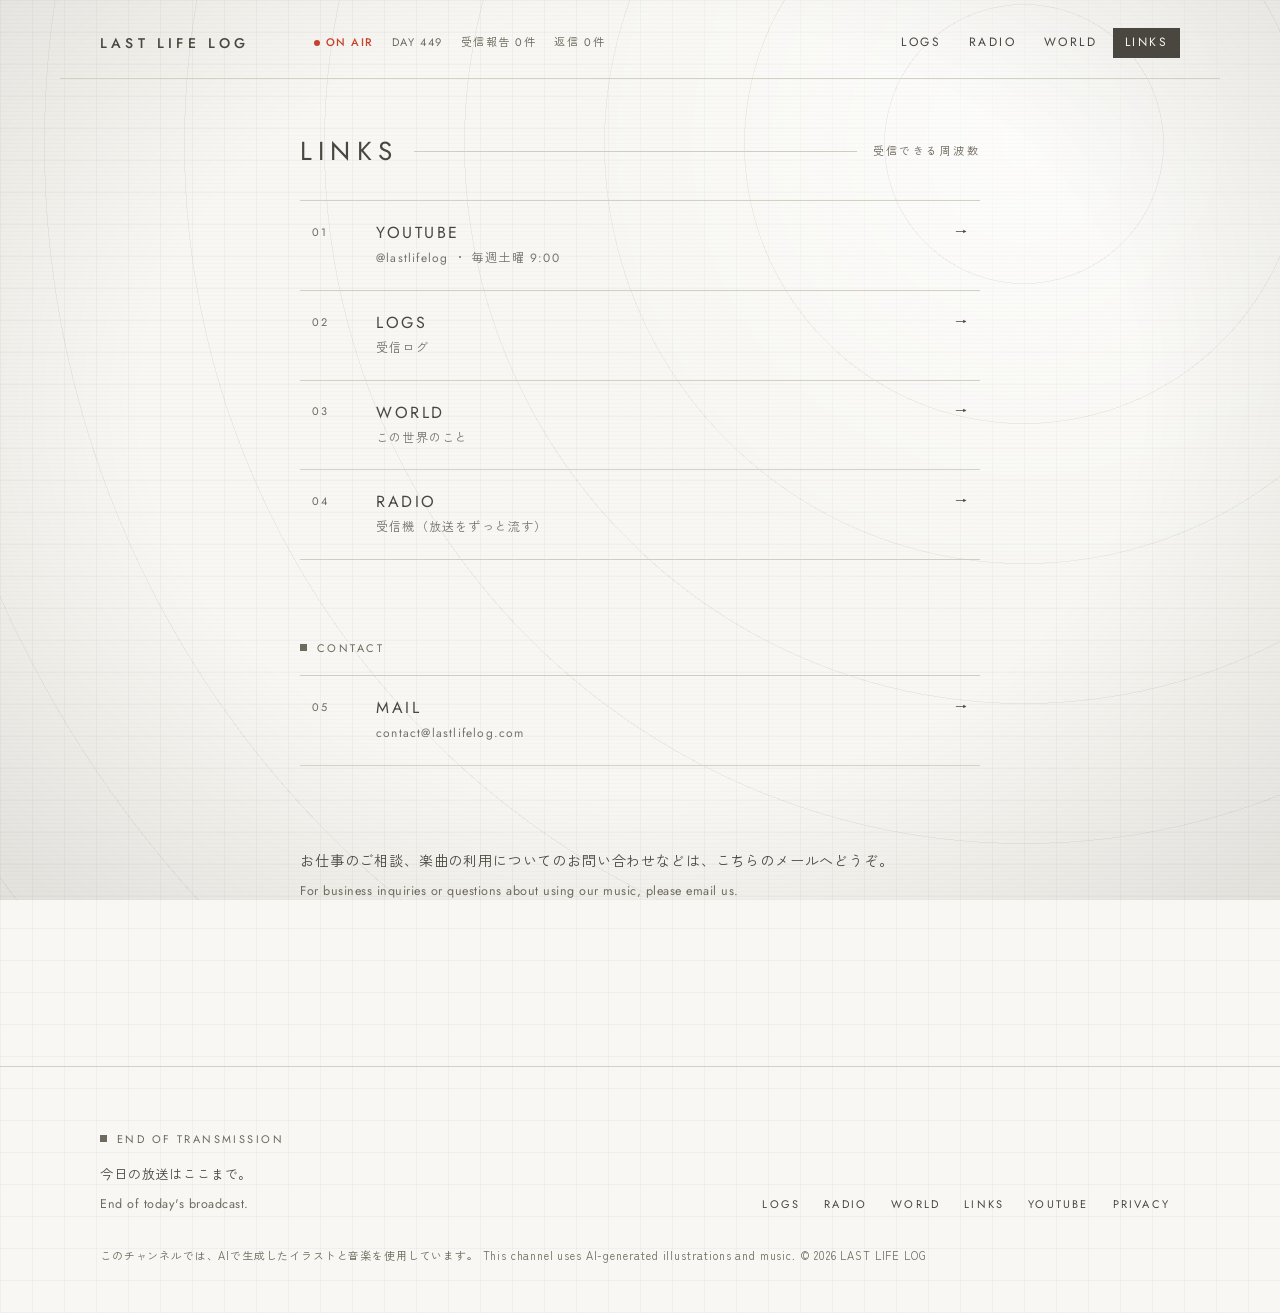
<file: links.html>
<!doctype html>
<html lang="ja">
<head>
<meta charset="utf-8">
<meta name="viewport" content="width=device-width, initial-scale=1">
<title>Links | LAST LIFE LOG</title>
<meta name="description" content="LAST LIFE LOG の公式リンク。">
<meta property="og:title" content="Links | LAST LIFE LOG">
<meta property="og:description" content="LAST LIFE LOG の公式リンク。">
<meta property="og:site_name" content="LAST LIFE LOG">
<meta name="theme-color" content="#f8f7f3">
<link rel="icon" href="img/icon.svg" type="image/svg+xml">
<link rel="preconnect" href="https://fonts.googleapis.com">
<link rel="preconnect" href="https://fonts.gstatic.com" crossorigin>
<link rel="stylesheet" href="https://fonts.googleapis.com/css2?family=Jost:wght@300;400;500&family=Zen+Kaku+Gothic+New:wght@400;500&display=swap">
<link rel="stylesheet" href="style.css">
</head>
<body data-page="links">
<header id="site-header"></header>
<main class="wrap page narrow">
<div class="sec-head"><h1 data-glitch>Links</h1><span class="rule"></span><span class="label">受信できる周波数</span></div>
<ul class="link-list">
  <li><a class="band" href="https://www.youtube.com/@lastlifelog" target="_blank" rel="noopener"><span class="label">01</span><strong>YouTube</strong><span class="arrow">→</span><span class="sub">@lastlifelog ・ 毎週土曜 9:00</span></a></li>
  <li><a class="band" href="logs.html"><span class="label">02</span><strong>Logs</strong><span class="arrow">→</span><span class="sub">受信ログ</span></a></li>
  <li><a class="band" href="world.html"><span class="label">03</span><strong>World</strong><span class="arrow">→</span><span class="sub">この世界のこと</span></a></li>
  <li><a class="band" href="radio.html"><span class="label">04</span><strong>Radio</strong><span class="arrow">→</span><span class="sub">受信機（放送をずっと流す）</span></a></li>
</ul>
<p class="label sq">Contact</p>
<ul class="link-list">
  <li><a class="band" data-mail="contact"><span class="label">05</span><strong>Mail</strong><span class="arrow">→</span><span class="sub mail-text">contact [at] lastlifelog.com</span></a></li>
</ul>
<p>お仕事のご相談、楽曲の利用についてのお問い合わせなどは、こちらのメールへどうぞ。<span class="en">For business inquiries or questions about using our music, please email us.</span></p>
</main>
<footer id="site-footer"></footer>
<script src="data/logs.js"></script>
<script src="data/world.js"></script>
<script src="data/reports.js"></script>
<script src="js/site.js"></script>
</body>
</html>
</file>
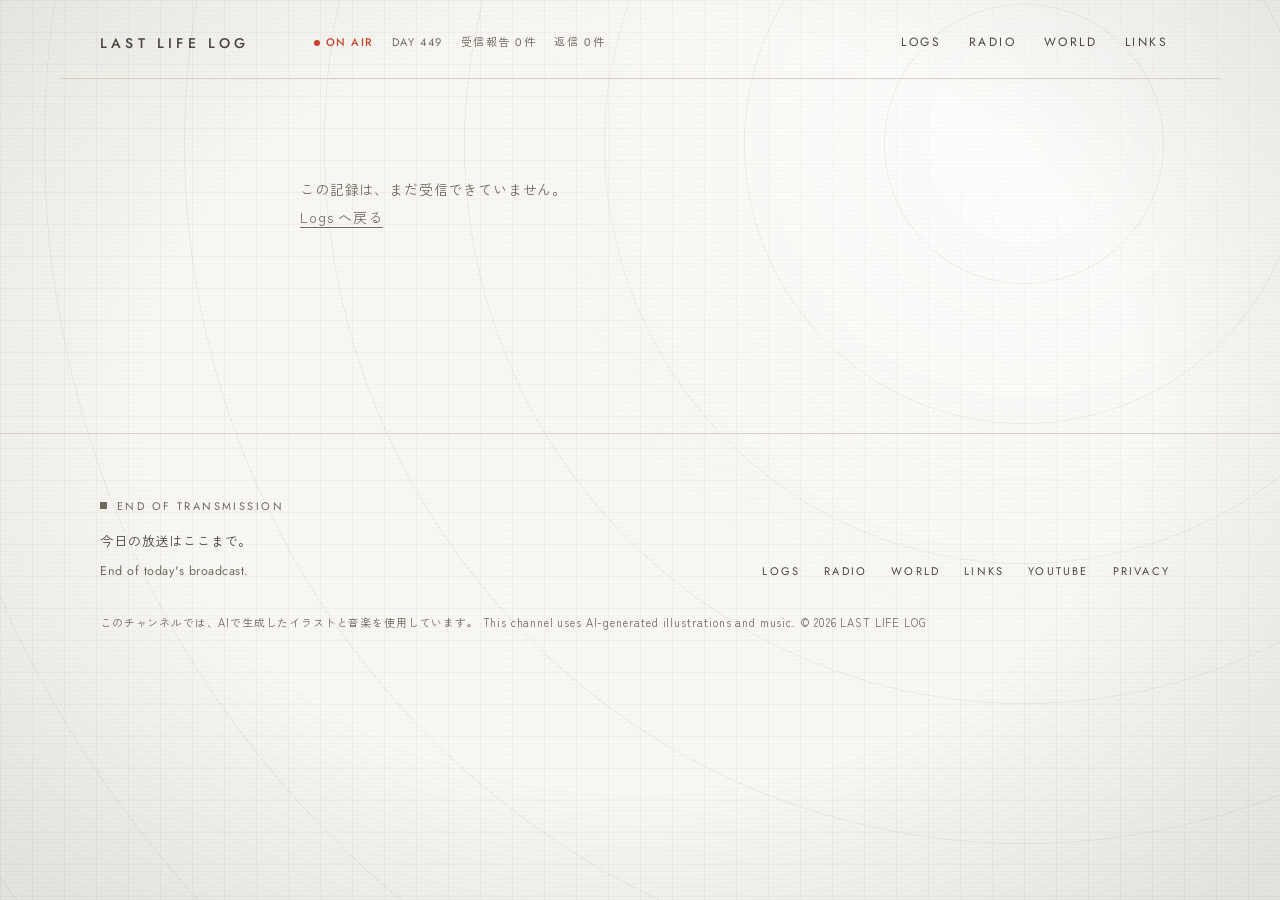
<file: log.html>
<!doctype html>
<html lang="ja">
<head>
<meta charset="utf-8">
<meta name="viewport" content="width=device-width, initial-scale=1">
<title>Log | LAST LIFE LOG</title>
<meta name="description" content="LAST LIFE LOG の放送記録。">
<meta property="og:title" content="Log | LAST LIFE LOG">
<meta property="og:description" content="LAST LIFE LOG の放送記録。">
<meta property="og:site_name" content="LAST LIFE LOG">
<meta name="theme-color" content="#f8f7f3">
<link rel="icon" href="img/icon.svg" type="image/svg+xml">
<link rel="preconnect" href="https://fonts.googleapis.com">
<link rel="preconnect" href="https://fonts.gstatic.com" crossorigin>
<link rel="stylesheet" href="https://fonts.googleapis.com/css2?family=Jost:wght@300;400;500&family=Zen+Kaku+Gothic+New:wght@400;500&display=swap">
<link rel="stylesheet" href="style.css">
</head>
<body data-page="log">
<header id="site-header"></header>
<main class="wrap page narrow" id="log-detail"></main>
<footer id="site-footer"></footer>
<script src="data/logs.js"></script>
<script src="data/world.js"></script>
<script src="data/reports.js"></script>
<script src="js/site.js"></script>
</body>
</html>
</file>
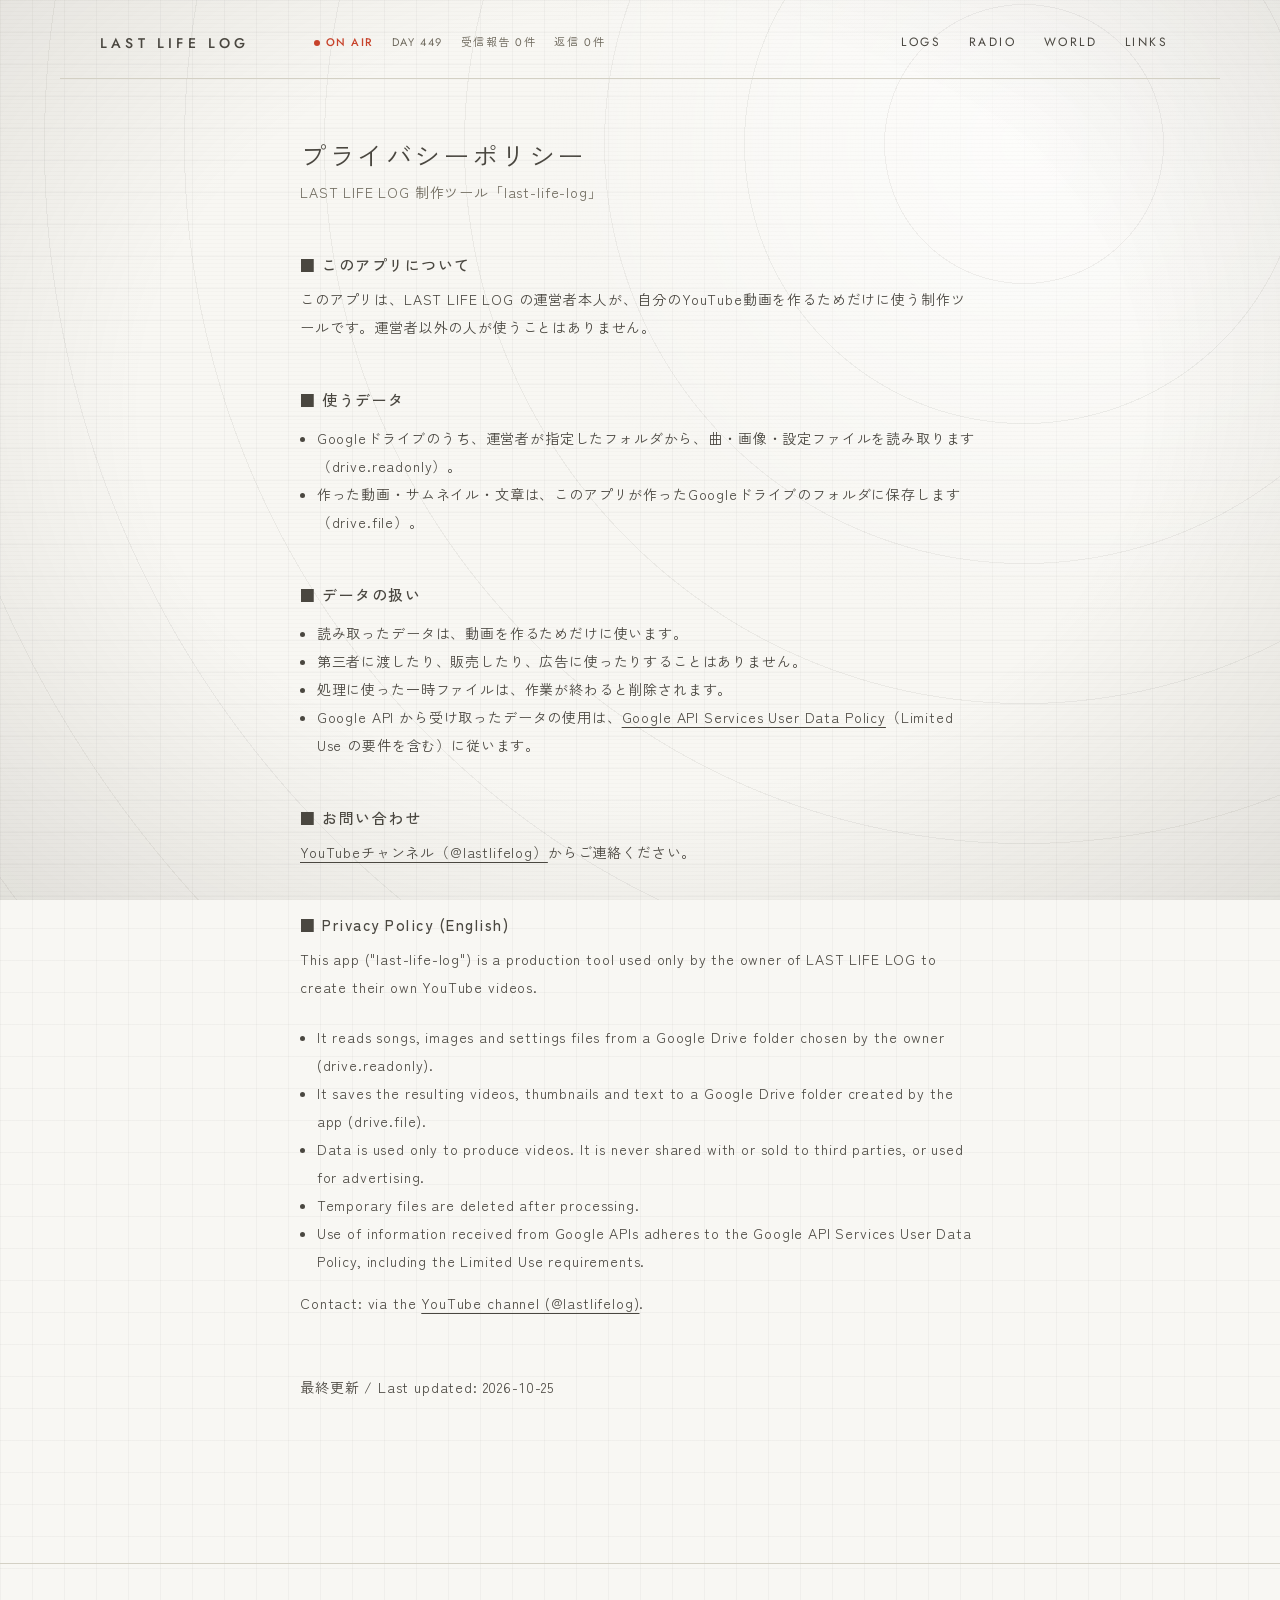
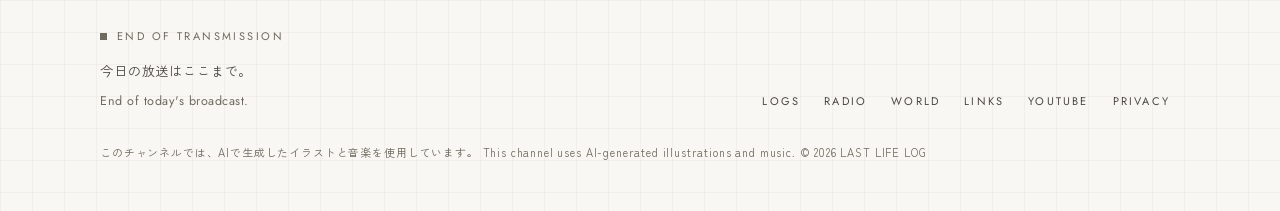
<file: privacy.html>
<!doctype html>
<html lang="ja">
<head>
<meta charset="utf-8">
<meta name="viewport" content="width=device-width, initial-scale=1">
<title>プライバシーポリシー</title>
<meta name="description" content="LAST LIFE LOG の制作ツール（last-life-log）のプライバシーポリシー">
<link rel="icon" href="img/icon.svg" type="image/svg+xml">
<link rel="stylesheet" href="https://fonts.googleapis.com/css2?family=Jost:wght@300;400;500&family=Zen+Kaku+Gothic+New:wght@400;500&display=swap">
<link rel="stylesheet" href="style.css">
</head>
<body data-page="privacy">
<header id="site-header"></header>
<main class="wrap page narrow legal">
  <h1>プライバシーポリシー</h1>
  <p class="tag">LAST LIFE LOG 制作ツール「last-life-log」</p>

  <h2>このアプリについて</h2>
  <p>このアプリは、LAST LIFE LOG の運営者本人が、自分のYouTube動画を作るためだけに使う制作ツールです。運営者以外の人が使うことはありません。</p>

  <h2>使うデータ</h2>
  <ul>
    <li>Googleドライブのうち、運営者が指定したフォルダから、曲・画像・設定ファイルを読み取ります（drive.readonly）。</li>
    <li>作った動画・サムネイル・文章は、このアプリが作ったGoogleドライブのフォルダに保存します（drive.file）。</li>
  </ul>

  <h2>データの扱い</h2>
  <ul>
    <li>読み取ったデータは、動画を作るためだけに使います。</li>
    <li>第三者に渡したり、販売したり、広告に使ったりすることはありません。</li>
    <li>処理に使った一時ファイルは、作業が終わると削除されます。</li>
    <li>Google API から受け取ったデータの使用は、<a href="https://developers.google.com/terms/api-services-user-data-policy">Google API Services User Data Policy</a>（Limited Use の要件を含む）に従います。</li>
  </ul>

  <h2>お問い合わせ</h2>
  <p><a href="https://www.youtube.com/@lastlifelog">YouTubeチャンネル（@lastlifelog）</a>からご連絡ください。</p>

  <h2>Privacy Policy (English)</h2>
  <p>This app ("last-life-log") is a production tool used only by the owner of LAST LIFE LOG to create their own YouTube videos.</p>
  <ul>
    <li>It reads songs, images and settings files from a Google Drive folder chosen by the owner (drive.readonly).</li>
    <li>It saves the resulting videos, thumbnails and text to a Google Drive folder created by the app (drive.file).</li>
    <li>Data is used only to produce videos. It is never shared with or sold to third parties, or used for advertising.</li>
    <li>Temporary files are deleted after processing.</li>
    <li>Use of information received from Google APIs adheres to the Google API Services User Data Policy, including the Limited Use requirements.</li>
  </ul>
  <p>Contact: via the <a href="https://www.youtube.com/@lastlifelog">YouTube channel (@lastlifelog)</a>.</p>

  <p class="updated">最終更新 / Last updated: 2026-10-25</p>
</main>
<footer id="site-footer"></footer>
<script src="data/logs.js"></script>
<script src="data/reports.js"></script>
<script src="js/site.js"></script>
</body>
</html>
</file>
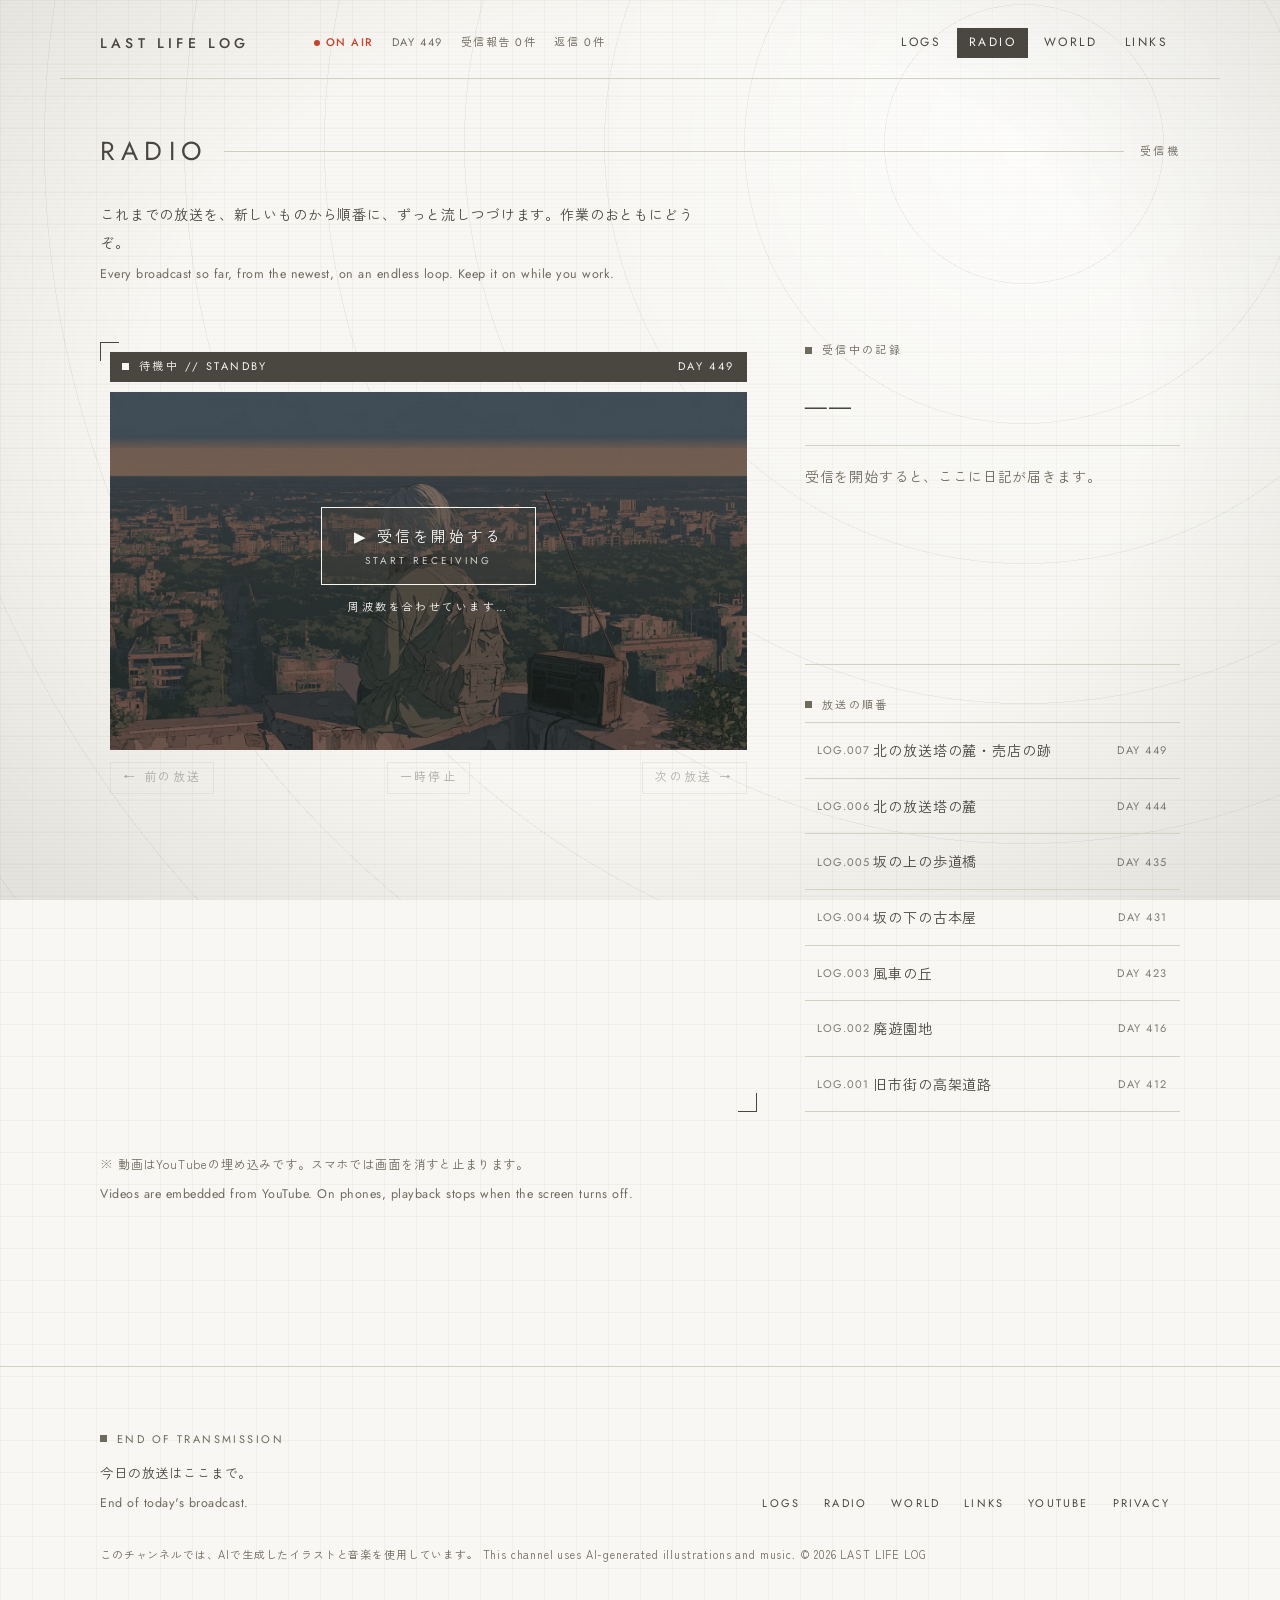
<file: radio.html>
<!doctype html>
<html lang="ja">
<head>
<meta charset="utf-8">
<meta name="viewport" content="width=device-width, initial-scale=1">
<title>Radio | LAST LIFE LOG</title>
<meta name="description" content="LAST LIFE LOG の受信機。これまでの放送を、順番にずっと流します。">
<meta property="og:title" content="Radio | LAST LIFE LOG">
<meta property="og:description" content="LAST LIFE LOG の受信機。これまでの放送を、順番にずっと流します。">
<meta property="og:site_name" content="LAST LIFE LOG">
<meta name="theme-color" content="#f8f7f3">
<link rel="icon" href="img/icon.svg" type="image/svg+xml">
<link rel="preconnect" href="https://fonts.googleapis.com">
<link rel="preconnect" href="https://fonts.gstatic.com" crossorigin>
<link rel="stylesheet" href="https://fonts.googleapis.com/css2?family=Jost:wght@300;400;500&family=Zen+Kaku+Gothic+New:wght@400;500&display=swap">
<link rel="stylesheet" href="style.css">
</head>
<body data-page="radio">
<header id="site-header"></header>
<main class="wrap page">
<div class="sec-head"><h1 data-glitch>Radio</h1><span class="rule"></span><span class="label">受信機</span></div>
<p class="lead">これまでの放送を、新しいものから順番に、ずっと流しつづけます。作業のおともにどうぞ。<span class="en">Every broadcast so far, from the newest, on an endless loop. Keep it on while you work.</span></p>

<section class="radio" id="radio">
  <div class="radio-main frame">
    <div class="hero-bar"><span class="label sq" id="rd-status">待機中 // Standby</span><span class="label" id="rd-day">DAY ---</span></div>
    <div class="radio-screen">
      <!-- 受信前：入口の絵とボタン。受信後：ここに YouTube のプレーヤーが入る -->
      <div class="radio-standby" id="rd-standby">
        <img src="img/hero.jpg" alt="">
        <button type="button" class="band radio-start" id="rd-start">▶ 受信を開始する<small>Start receiving</small></button>
        <p class="label radio-tuning">周波数を合わせています…</p>
      </div>
      <div id="rd-player"></div>
    </div>
    <div class="radio-controls">
      <button type="button" class="band" id="rd-prev" disabled>← 前の放送</button>
      <button type="button" class="band" id="rd-toggle" disabled>一時停止</button>
      <button type="button" class="band" id="rd-next" disabled>次の放送 →</button>
    </div>
  </div>

  <div class="radio-side">
    <p class="label sq">受信中の記録</p>
    <h2 class="radio-place" id="rd-place" data-glitch>――</h2>
    <p class="label radio-meta" id="rd-meta"></p>
    <div class="radio-diary" id="rd-diary"><p class="radio-wait">受信を開始すると、ここに日記が届きます。</p></div>
    <p class="label sq radio-queue-head">放送の順番</p>
    <ul class="rows" id="rd-queue"></ul>
  </div>
</section>
<p class="radio-note">※ 動画はYouTubeの埋め込みです。スマホでは画面を消すと止まります。<span class="en">Videos are embedded from YouTube. On phones, playback stops when the screen turns off.</span></p>
</main>
<footer id="site-footer"></footer>
<script src="data/logs.js"></script>
<script src="data/world.js"></script>
<script src="data/reports.js"></script>
<script src="js/site.js"></script>
<script src="js/radio.js"></script>
</body>
</html>
</file>
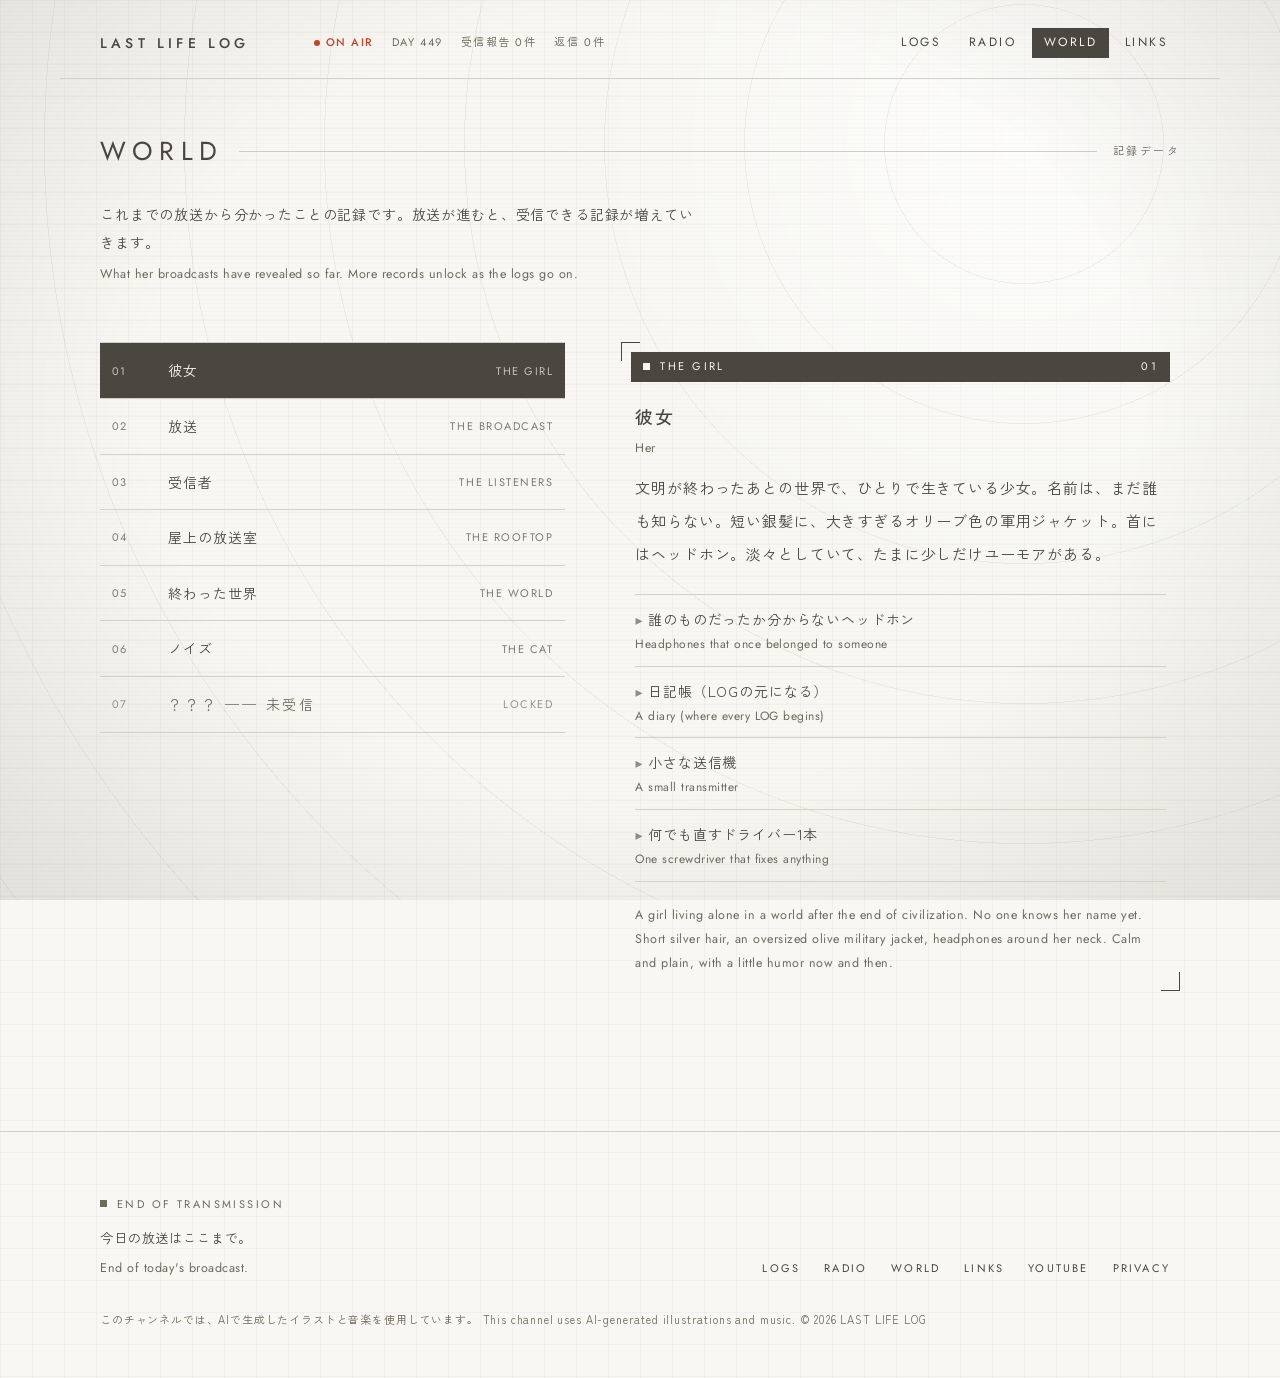
<file: world.html>
<!doctype html>
<html lang="ja">
<head>
<meta charset="utf-8">
<meta name="viewport" content="width=device-width, initial-scale=1">
<title>World | LAST LIFE LOG</title>
<meta name="description" content="LAST LIFE LOG の世界。文明が終わったあとを生きる少女と、屋上の放送室。">
<meta property="og:title" content="World | LAST LIFE LOG">
<meta property="og:description" content="LAST LIFE LOG の世界。文明が終わったあとを生きる少女と、屋上の放送室。">
<meta property="og:site_name" content="LAST LIFE LOG">
<meta name="theme-color" content="#f8f7f3">
<link rel="icon" href="img/icon.svg" type="image/svg+xml">
<link rel="preconnect" href="https://fonts.googleapis.com">
<link rel="preconnect" href="https://fonts.gstatic.com" crossorigin>
<link rel="stylesheet" href="https://fonts.googleapis.com/css2?family=Jost:wght@300;400;500&family=Zen+Kaku+Gothic+New:wght@400;500&display=swap">
<link rel="stylesheet" href="style.css">
</head>
<body data-page="world">
<header id="site-header"></header>
<main class="wrap page">
<div class="sec-head"><h1 data-glitch>World</h1><span class="rule"></span><span class="label">記録データ</span></div>
<p class="lead">これまでの放送から分かったことの記録です。放送が進むと、受信できる記録が増えていきます。<span class="en">What her broadcasts have revealed so far. More records unlock as the logs go on.</span></p>
<div id="world-list"></div>
</main>
<footer id="site-footer"></footer>
<script src="data/logs.js"></script>
<script src="data/world.js"></script>
<script src="data/reports.js"></script>
<script src="js/site.js"></script>
</body>
</html>
</file>
<file: style.css>
/* ===============================================================
   LAST LIFE LOG 公式サイトの見た目
   テーマ：砂ぼこりをかぶった、機械の記録画面（アーカイブ）。
   生成り色の背景、こげ茶の文字、細い線と ■ の印。
   赤は「● ON AIR」の1点だけ。文字は細めのゴシック。
   =============================================================== */
:root {
  --bg: #f8f7f3;        /* ほぼ白（背景） */
  --panel: #ecebe4;     /* 一段暗い面 */
  --ink: #4a4740;       /* 文字（こげ茶） */
  --ink-2: #6f6a5e;     /* うすい文字 */
  --line: #d3d0c4;      /* 細い線 */
  --inv: #f8f7f3;       /* 反転したときの文字 */
  --red: #c8432b;       /* ON AIR の赤（ここ以外では使わない） */
  --sans: "Jost", "Zen Kaku Gothic New", "Hiragino Sans", "Yu Gothic", system-ui, sans-serif;
  --ja: "Zen Kaku Gothic New", "Hiragino Sans", "Yu Gothic", system-ui, sans-serif;
}

* { box-sizing: border-box; }
html { scroll-behavior: smooth; }
body {
  margin: 0; color: var(--ink);
  /* うっすらとした方眼（記録画面の下地） */
  background:
    linear-gradient(rgba(74, 71, 64, .045) 1px, transparent 1px) 0 0 / 32px 32px,
    linear-gradient(90deg, rgba(74, 71, 64, .045) 1px, transparent 1px) 0 0 / 32px 32px,
    var(--bg);
  font: 400 14px/2 var(--ja); letter-spacing: .06em;
  -webkit-font-smoothing: antialiased; overflow-x: hidden;
}
/* 画面のすみの、うすい横線（古いモニターの名残） */
body::after {
  content: ""; position: fixed; inset: 0; pointer-events: none; z-index: 50;
  background: repeating-linear-gradient(0deg, rgba(74, 71, 64, .02) 0 1px, transparent 1px 4px);
}
/* ---------- 背景：電波の輪・砂ぼこり・周りの影 ---------- */
/* .atmos は js/site.js がページのいちばん後ろに入れる */
.atmos { position: fixed; inset: 0; z-index: -1; pointer-events: none; overflow: hidden; }
/* 動かない、うすい同心円（電波の届く範囲） */
.atmos::before {
  content: ""; position: absolute; inset: 0;
  background:
    repeating-radial-gradient(circle at 80% 16%, transparent 0 139px, rgba(74, 71, 64, .07) 139px 140px),
    radial-gradient(circle at 80% 16%, rgba(255, 255, 255, .7), transparent 38%);
}
/* 画面の周りの、うすい影 */
.atmos::after {
  content: ""; position: absolute; inset: 0;
  background:
    radial-gradient(ellipse at 50% 45%, transparent 55%, rgba(74, 66, 50, .12) 100%);
}
/* 広がっていく電波の輪 */
.atmos span {
  position: absolute; left: 80%; top: 16%; width: 150vmax; height: 150vmax; margin: -75vmax 0 0 -75vmax;
  border: 1px solid rgba(74, 71, 64, .2); border-radius: 50%;
  opacity: 0; transform: scale(.02); animation: ring 18s linear infinite;
}
.atmos span:nth-child(2) { animation-delay: 6s; }
.atmos span:nth-child(3) { animation-delay: 12s; }
@keyframes ring { 0% { opacity: 0; transform: scale(.02); } 8% { opacity: 1; } 100% { opacity: 0; transform: scale(1); } }
@media (max-width: 767px) { .atmos::before { background: repeating-radial-gradient(circle at 85% 8%, transparent 0 89px, rgba(74, 71, 64, .07) 89px 90px); } .atmos span { left: 85%; top: 8%; } }

img { max-width: 100%; display: block; }
a { color: inherit; text-decoration: none; }
p { margin: 0 0 1.6em; }
button { font: inherit; color: inherit; }
.wrap { max-width: 1160px; margin: 0 auto; padding: 0 16px; }
.narrow { max-width: 760px; }
.en { display: block; margin-top: .5em; color: var(--ink-2); font: 400 12.5px/1.9 var(--sans); letter-spacing: .04em; }
.empty { color: var(--ink-2); padding: 40px 0; }
@media (min-width: 768px) { .wrap { padding: 0 40px; } }
@media (max-width: 767px) { .pc { display: none; } }

/* 英字の小さなラベル（■ 付き） */
.label { font: 400 11px/1.6 var(--sans); letter-spacing: .22em; text-transform: uppercase; color: var(--ink-2); }
.sq::before { content: ""; display: inline-block; width: 7px; height: 7px; margin-right: 10px; background: currentColor; vertical-align: .08em; }

/* ---------- 文字のノイズ（電波の乱れ） ---------- */
.glitch { position: relative; display: inline-block; }
.glitch::before, .glitch::after {
  content: attr(data-text); position: absolute; inset: 0; pointer-events: none; opacity: 0;
}
.glitch::before { color: var(--red); mix-blend-mode: multiply; }
.glitch::after { color: #3d6f7a; mix-blend-mode: multiply; }
.glitch.is-noise::before { opacity: 1; animation: g1 .32s steps(2) both; }
.glitch.is-noise::after { opacity: 1; animation: g2 .32s steps(2) both; }
.glitch.is-noise { animation: gshake .32s steps(3) both; }
@keyframes g1 {
  0% { clip-path: inset(10% 0 60% 0); transform: translate(-7px, 0); }
  50% { clip-path: inset(55% 0 20% 0); transform: translate(5px, 0); }
  100% { clip-path: inset(80% 0 5% 0); transform: translate(-2px, 0); }
}
@keyframes g2 {
  0% { clip-path: inset(65% 0 10% 0); transform: translate(7px, 0); }
  50% { clip-path: inset(5% 0 70% 0); transform: translate(-5px, 0); }
  100% { clip-path: inset(30% 0 50% 0); transform: translate(2px, 0); }
}
@keyframes gshake { 33% { transform: translate(1px, 0) skewX(-6deg); } 66% { transform: translate(-1px, 0); } }

/* 打ち出し中のカーソル */
.typing::after { content: ""; display: inline-block; width: .55em; height: 1em; margin-left: .15em; background: currentColor; vertical-align: -.12em; animation: caret 1s steps(1) infinite; }
@keyframes caret { 50% { opacity: 0; } }

/* ---------- ヘッダー ---------- */
.nav {
  display: flex; align-items: center; justify-content: space-between; gap: 10px 24px; flex-wrap: wrap;
  max-width: 1160px; margin: 0 auto; padding: 20px 16px 16px; border-bottom: 1px solid var(--line);
}
.logo { font: 500 14px/1 var(--sans); letter-spacing: .3em; text-transform: uppercase; }
.status { margin: 0; text-transform: uppercase; width: 100%; order: 3; display: flex; flex-wrap: wrap; gap: 4px 18px; font: 400 11px/1.6 var(--sans); letter-spacing: .14em; color: var(--ink-2); }
.status b { font-weight: 500; color: var(--red); display: inline-flex; align-items: center; gap: 6px; }
.status b::before { content: ""; width: 6px; height: 6px; border-radius: 50%; background: var(--red); animation: pulse 2.4s ease-in-out infinite; }
@keyframes pulse { 50% { opacity: .25; } }
.menu { display: flex; gap: 4px; list-style: none; margin: 0; padding: 0; }
@media (min-width: 960px) {
  .nav { padding: 28px 40px 20px; flex-wrap: nowrap; }
  .status { width: auto; order: 0; margin-right: auto; margin-left: 40px; }
}

/* メニュー：当てると帯が左から伸びる */
.band {
  position: relative; display: flex; align-items: center; gap: 10px; padding: 4px 12px; overflow: hidden;
  font: 400 12px/1.8 var(--sans); letter-spacing: .2em; text-transform: uppercase; isolation: isolate;
  transition: color .25s;
}
.band::before {
  content: ""; position: absolute; inset: 0; z-index: -1; background: var(--ink);
  transform: scaleX(0); transform-origin: left; transition: transform .35s cubic-bezier(.6, 0, .2, 1);
}
.band:hover, .band:focus-visible, .band[aria-current="page"], .band.is-active { color: var(--inv); outline: none; }
.band:hover::before, .band:focus-visible::before, .band[aria-current="page"]::before, .band.is-active::before { transform: scaleX(1); }

/* ---------- 枠（四すみのかぎ） ---------- */
.frame { position: relative; padding: 10px; }
.frame::before, .frame::after {
  content: ""; position: absolute; width: 18px; height: 18px; border: solid var(--ink); pointer-events: none;
}
.frame::before { top: 0; left: 0; border-width: 1px 0 0 1px; }
.frame::after { bottom: 0; right: 0; border-width: 0 1px 1px 0; }

/* ---------- 入口 ---------- */
.hero { padding-top: 40px; margin-bottom: 120px; }
.hero-bar { display: flex; justify-content: space-between; gap: 16px; padding: 6px 12px; margin-bottom: 10px; background: var(--ink); color: var(--inv); }
.hero-bar .label { color: var(--inv); }
.hero-art { position: relative; aspect-ratio: 16 / 9; overflow: hidden; background: var(--panel); }
.hero-art img { position: absolute; inset: 0; width: 100%; height: 100%; object-fit: cover; }
.hero-title { margin-top: 72px; }
.hero-title h1 { margin: 0; font: 300 clamp(30px, 6vw, 60px)/1.2 var(--sans); letter-spacing: .3em; text-transform: uppercase; }
.hero-title p { margin: 14px 0 0; }
@media (max-width: 767px) { .hero-art { aspect-ratio: 4 / 5; } .hero-art img { object-position: 62% 50%; } .hero-title { margin-top: 48px; } .hero { padding-top: 24px; margin-bottom: 88px; } }

/* ---------- 区切りの見出し ---------- */
.sec { margin-bottom: 140px; }
.sec-head { display: flex; align-items: center; gap: 16px; margin-bottom: 32px; }
.sec-head h2, .sec-head h1 { margin: 0; font: 400 clamp(20px, 2.6vw, 26px)/1.3 var(--sans); letter-spacing: .24em; text-transform: uppercase; }
.sec-head .rule { flex: 1; height: 1px; background: var(--line); }
.sec-head .label { white-space: nowrap; }
.page { padding-top: 56px; padding-bottom: 140px; }
.lead { max-width: 600px; margin-bottom: 56px; }

/* ---------- 紹介文（彼女の声） ---------- */
.intro { display: grid; gap: 24px 64px; margin-bottom: 140px; }
@media (min-width: 900px) { .intro { grid-template-columns: 220px 1fr; } }
.intro-body { max-width: 640px; font-size: 15px; line-height: 2.3; }
.intro-body .en { margin-top: 32px; }

/* ---------- アーカイブ（左に一覧、右に中身） ---------- */
.archive { display: grid; gap: 32px; }
@media (min-width: 960px) { .archive { grid-template-columns: minmax(0, 5fr) minmax(0, 6fr); gap: 56px; } }
.rows { list-style: none; margin: 0; padding: 0; border-top: 1px solid var(--line); }
.rows li { border-bottom: 1px solid var(--line); }
.row { display: grid; grid-template-columns: 44px 1fr auto; gap: 12px; padding: 14px 12px; text-transform: none; letter-spacing: .08em; width: 100%; background: none; border: 0; text-align: left; cursor: pointer; }
.row .no { font: 400 11px/2 var(--sans); letter-spacing: .1em; opacity: .7; }
.row .ttl { font: 400 14px/1.9 var(--ja); }
.row .day { font: 400 11px/2 var(--sans); letter-spacing: .14em; opacity: .7; }
.row.is-broken { cursor: default; color: var(--ink-2); }
.row.is-broken::before { display: none; }
.row.is-broken .ttl { letter-spacing: .2em; }

.panel { align-self: start; }
@media (min-width: 960px) { .panel { position: sticky; top: 24px; } }
.panel-head { display: flex; justify-content: space-between; gap: 12px; padding: 6px 12px; background: var(--ink); color: var(--inv); }
.panel-head .label { color: var(--inv); }
.panel-img { aspect-ratio: 16 / 9; overflow: hidden; background: var(--panel); margin: 10px 0 20px; }
.panel-img img, .panel-img .ph { width: 100%; height: 100%; object-fit: cover; filter: saturate(.85); }
.panel-body { padding: 0 4px; }
.panel-body h3 { margin: 0 0 10px; font: 500 18px/1.6 var(--ja); letter-spacing: .1em; }
.panel-meta { display: flex; flex-wrap: wrap; gap: 4px 20px; margin-bottom: 14px; }
.panel .go { display: inline-flex; margin-top: 8px; border: 1px solid var(--ink); }
.panel.is-swap .panel-img, .panel.is-swap .panel-body { animation: swap .45s steps(4) both; }
@keyframes swap { 0% { opacity: 0; clip-path: inset(0 0 100% 0); } 100% { opacity: 1; clip-path: inset(0); } }

/* 背景画像がまだ無いときの代わり */
.ph { display: grid; place-items: center; background: repeating-linear-gradient(-45deg, rgba(74, 71, 64, .06) 0 8px, transparent 8px 16px), var(--panel); }
.ph span { font: 400 12px var(--sans); letter-spacing: .3em; color: var(--ink-2); }
.ph span::before { content: "NO SIGNAL ── "; }

/* ---------- 入口のメニュー ---------- */
.gates { list-style: none; margin: 0 0 140px; padding: 0; display: grid; gap: 0; border-top: 1px solid var(--line); }
@media (min-width: 768px) { .gates { grid-template-columns: repeat(3, 1fr); } .gates li + li { border-left: 1px solid var(--line); } }
.gates li { border-bottom: 1px solid var(--line); }
.gates .band { justify-content: space-between; padding: 24px 16px; font-size: 15px; letter-spacing: .26em; }
.gates .band small { font: 400 11px var(--ja); letter-spacing: .12em; text-transform: none; opacity: .75; }

/* ---------- 受信機（Radio） ---------- */
.radio { display: grid; gap: 40px; margin-bottom: 40px; }
@media (min-width: 960px) { .radio { grid-template-columns: minmax(0, 7fr) minmax(0, 4fr); gap: 48px; } }
.radio-screen { position: relative; aspect-ratio: 16 / 9; margin: 10px 0 12px; background: var(--panel); overflow: hidden; }
.radio-screen iframe { position: absolute; inset: 0; width: 100%; height: 100%; border: 0; }
.radio-standby { position: absolute; inset: 0; z-index: 1; display: grid; place-items: center; align-content: center; gap: 14px; }
.radio-standby[hidden] { display: none; }
.radio-standby img { position: absolute; inset: 0; width: 100%; height: 100%; object-fit: cover; filter: grayscale(.6) brightness(.55); }
.radio-start { position: relative; flex-direction: column; gap: 2px; padding: 16px 32px; font-size: 15px; letter-spacing: .2em; color: var(--inv); border: 1px solid var(--inv); background: rgba(74, 71, 64, .35); cursor: pointer; }
.radio-start small { font: 400 10px var(--sans); letter-spacing: .3em; opacity: .8; }
.radio-start::before { background: var(--inv); }
.radio-start:hover, .radio-start:focus-visible { color: var(--ink); }
.radio-tuning { position: relative; color: var(--inv); animation: pulse 2.4s ease-in-out infinite; }
.radio-controls { display: flex; flex-wrap: wrap; justify-content: space-between; gap: 8px; }
.radio-controls .band { border: 1px solid var(--line); background: none; cursor: pointer; }
.radio-controls .band:disabled { opacity: .4; cursor: default; }
.radio-controls .band:disabled::before { display: none; }
.radio-place { margin: 10px 0 4px; font: 500 22px/1.5 var(--ja); letter-spacing: .1em; }
.radio-meta { margin-bottom: 20px; }
.radio-diary { min-height: 220px; padding: 16px 0; border-top: 1px solid var(--line); border-bottom: 1px solid var(--line); margin-bottom: 32px; font-size: 14px; line-height: 2.1; }
.radio-diary p { margin: 0; min-height: 1em; }
.radio-diary .fixed { color: var(--ink-2); }
.radio-diary .en { margin-top: 16px; }
.radio-wait { color: var(--ink-2); }
.radio-queue-head { margin-bottom: 8px; }
.radio-note { font-size: 12px; color: var(--ink-2); }
/* 受信中は、ヘッダーの ON AIR を少し強く光らせる */
body.is-receiving .status b::before { box-shadow: 0 0 0 4px rgba(200, 67, 43, .18); }
@media (prefers-reduced-motion: reduce) { .radio-tuning { animation: none; } }

/* ---------- LOGの個別ページ ---------- */
.log-head { margin-bottom: 32px; }
.log-head h1 { margin: 10px 0 0; font: 400 clamp(24px, 4vw, 34px)/1.5 var(--ja); letter-spacing: .12em; }
.log-meta { display: grid; grid-template-columns: repeat(2, 1fr); margin: 0 0 40px; border-top: 1px solid var(--line); }
@media (min-width: 640px) { .log-meta { grid-template-columns: repeat(4, 1fr); } }
.log-meta div { padding: 12px 0; border-bottom: 1px solid var(--line); }
.log-meta dd { margin: 0; font-size: 13px; }
.video { position: relative; aspect-ratio: 16 / 9; background: var(--panel); }
.video iframe, .video img, .video .ph { position: absolute; inset: 0; width: 100%; height: 100%; border: 0; object-fit: cover; }
.media { margin-bottom: 80px; }
.diary { max-width: 580px; margin: 0 auto 96px; font-size: 15px; line-height: 2.4; }
.diary .open, .diary .close { color: var(--ink-2); }
.diary .close { margin-bottom: 56px; }
.diary-en { padding-top: 32px; border-top: 1px solid var(--line); color: var(--ink-2); font: 400 13.5px/2 var(--sans); letter-spacing: .03em; }
/* 受信報告と、このLOGで分かった記録 */
.records, .report { max-width: 580px; margin: 0 auto 56px; }
.records .label { margin: 0 0 12px; }
.records .items { margin-bottom: 0; }
.report { margin-bottom: 96px; }
.report-body { padding: 20px 4px 6px; font-size: 14px; line-height: 2.1; }
.report-body p { margin: 0 0 16px; }
.report .go, .world-panel .go { display: inline-flex; border: 1px solid var(--ink); }
.world-panel .go { margin-top: 20px; }
.world-panel .panel-body .en p { font: inherit; margin: 0 0 .4em; }
.pager { display: flex; justify-content: space-between; gap: 8px; padding-top: 16px; border-top: 1px solid var(--line); }

/* ---------- 世界観 ---------- */
.world-panel .panel-body p { font-size: 15px; line-height: 2.2; }
.items { list-style: none; margin: 0 0 1.6em; padding: 0; border-top: 1px solid var(--line); }
.items li { padding: 10px 0; border-bottom: 1px solid var(--line); font-size: 14px; }
.items li::before { content: "▸ "; opacity: .6; }
.items .en { margin-top: 0; font-size: 12px; }

/* ---------- リンク ---------- */
.link-list { list-style: none; margin: 0 0 80px; padding: 0; border-top: 1px solid var(--line); }
.link-list li { border-bottom: 1px solid var(--line); }
.link-list .band { display: grid; grid-template-columns: 48px 1fr auto; gap: 4px 16px; padding: 20px 12px; text-transform: none; letter-spacing: .1em; }
.link-list strong { font: 400 16px var(--sans); letter-spacing: .16em; text-transform: uppercase; }
.link-list .sub { grid-column: 2; font-size: 12px; opacity: .75; }
.link-list .arrow { grid-row: 1; grid-column: 3; }
.u { text-decoration: underline; text-underline-offset: 4px; text-decoration-thickness: 1px; }

/* ---------- プライバシーポリシー ---------- */
.legal h1 { font: 400 26px/1.5 var(--ja); letter-spacing: .1em; margin: 0 0 4px; }
.legal h2 { font: 500 15px var(--ja); letter-spacing: .1em; margin: 48px 0 10px; }
.legal h2::before { content: "■ "; }
.legal .tag { color: var(--ink-2); margin-bottom: 40px; }
.legal a { text-decoration: underline; text-underline-offset: 4px; text-decoration-thickness: 1px; }
.legal ul { padding-left: 1.2em; }
.updated { margin-top: 56px; }

/* ---------- フッター ---------- */
#site-footer { border-top: 1px solid var(--line); }
.footer-inner { max-width: 1160px; margin: 0 auto; padding: 56px 16px 40px; display: grid; gap: 28px; }
@media (min-width: 768px) { .footer-inner { padding: 64px 40px 48px; grid-template-columns: 1fr auto; align-items: end; } }
.end { margin: 12px 0 0; font-size: 13px; }
.footer-nav { display: flex; flex-wrap: wrap; gap: 4px; list-style: none; margin: 0; padding: 0; }
.footer-nav .band { font-size: 11px; padding: 2px 10px; }
.ai { grid-column: 1 / -1; margin: 0; font-size: 11px; line-height: 1.9; color: var(--ink-2); }

/* ---------- ふわっと出てくる動き ---------- */
.reveal { opacity: 0; transform: translateY(12px); transition: opacity 1s ease, transform 1s cubic-bezier(.2, .7, .2, 1); }
.reveal.is-in { opacity: 1; transform: none; }

@media (prefers-reduced-motion: reduce) {
  .status b::before, .typing::after, .atmos span { animation: none; }
  .atmos span { display: none; }
  .glitch.is-noise, .glitch.is-noise::before, .glitch.is-noise::after { animation: none; opacity: 0; }
  .reveal { opacity: 1; transform: none; transition: none; }
  .band::before { transition: none; }
  .panel.is-swap .panel-img, .panel.is-swap .panel-body { animation: none; }
}
</file>
